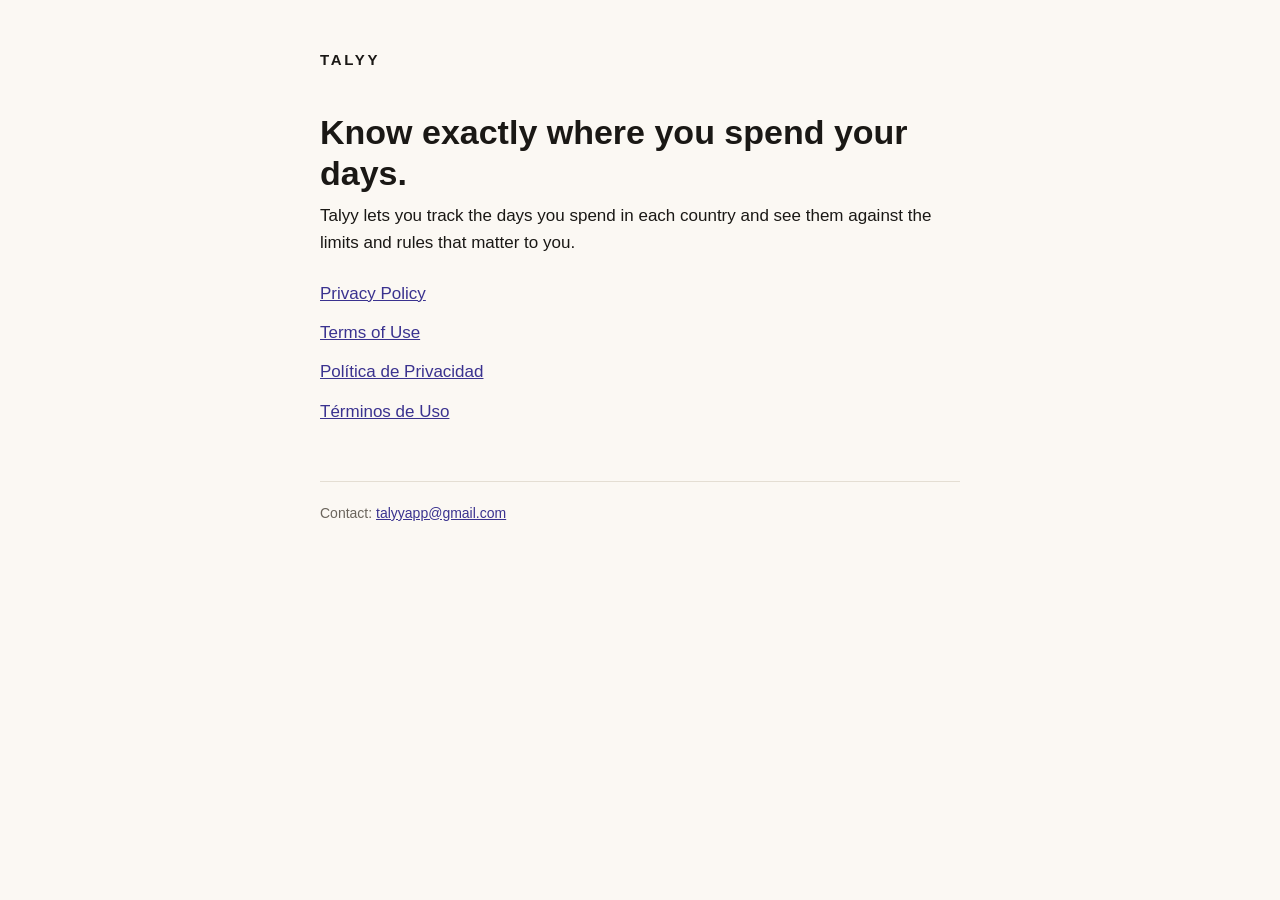
<file: index.html>
<!doctype html>
<html lang="en">
<head>
<meta charset="utf-8">
<meta name="viewport" content="width=device-width, initial-scale=1">
<title>Talyy</title>
<link rel="stylesheet" href="style.css">
</head>
<body>
<main>
<header><span class="brand">TALYY</span></header>
<h1>Know exactly where you spend your days.</h1>
<p>Talyy lets you track the days you spend in each country and see them against the limits and rules that matter to you.</p>
<div class="links">
<a href="privacy.html">Privacy Policy</a>
<a href="terms.html">Terms of Use</a>
<a href="privacidad.html">Política de Privacidad</a>
<a href="terminos.html">Términos de Uso</a>
</div>
<footer>Contact: <a href="mailto:talyyapp@gmail.com">talyyapp@gmail.com</a></footer>
</main>
</body>
</html>
</file>
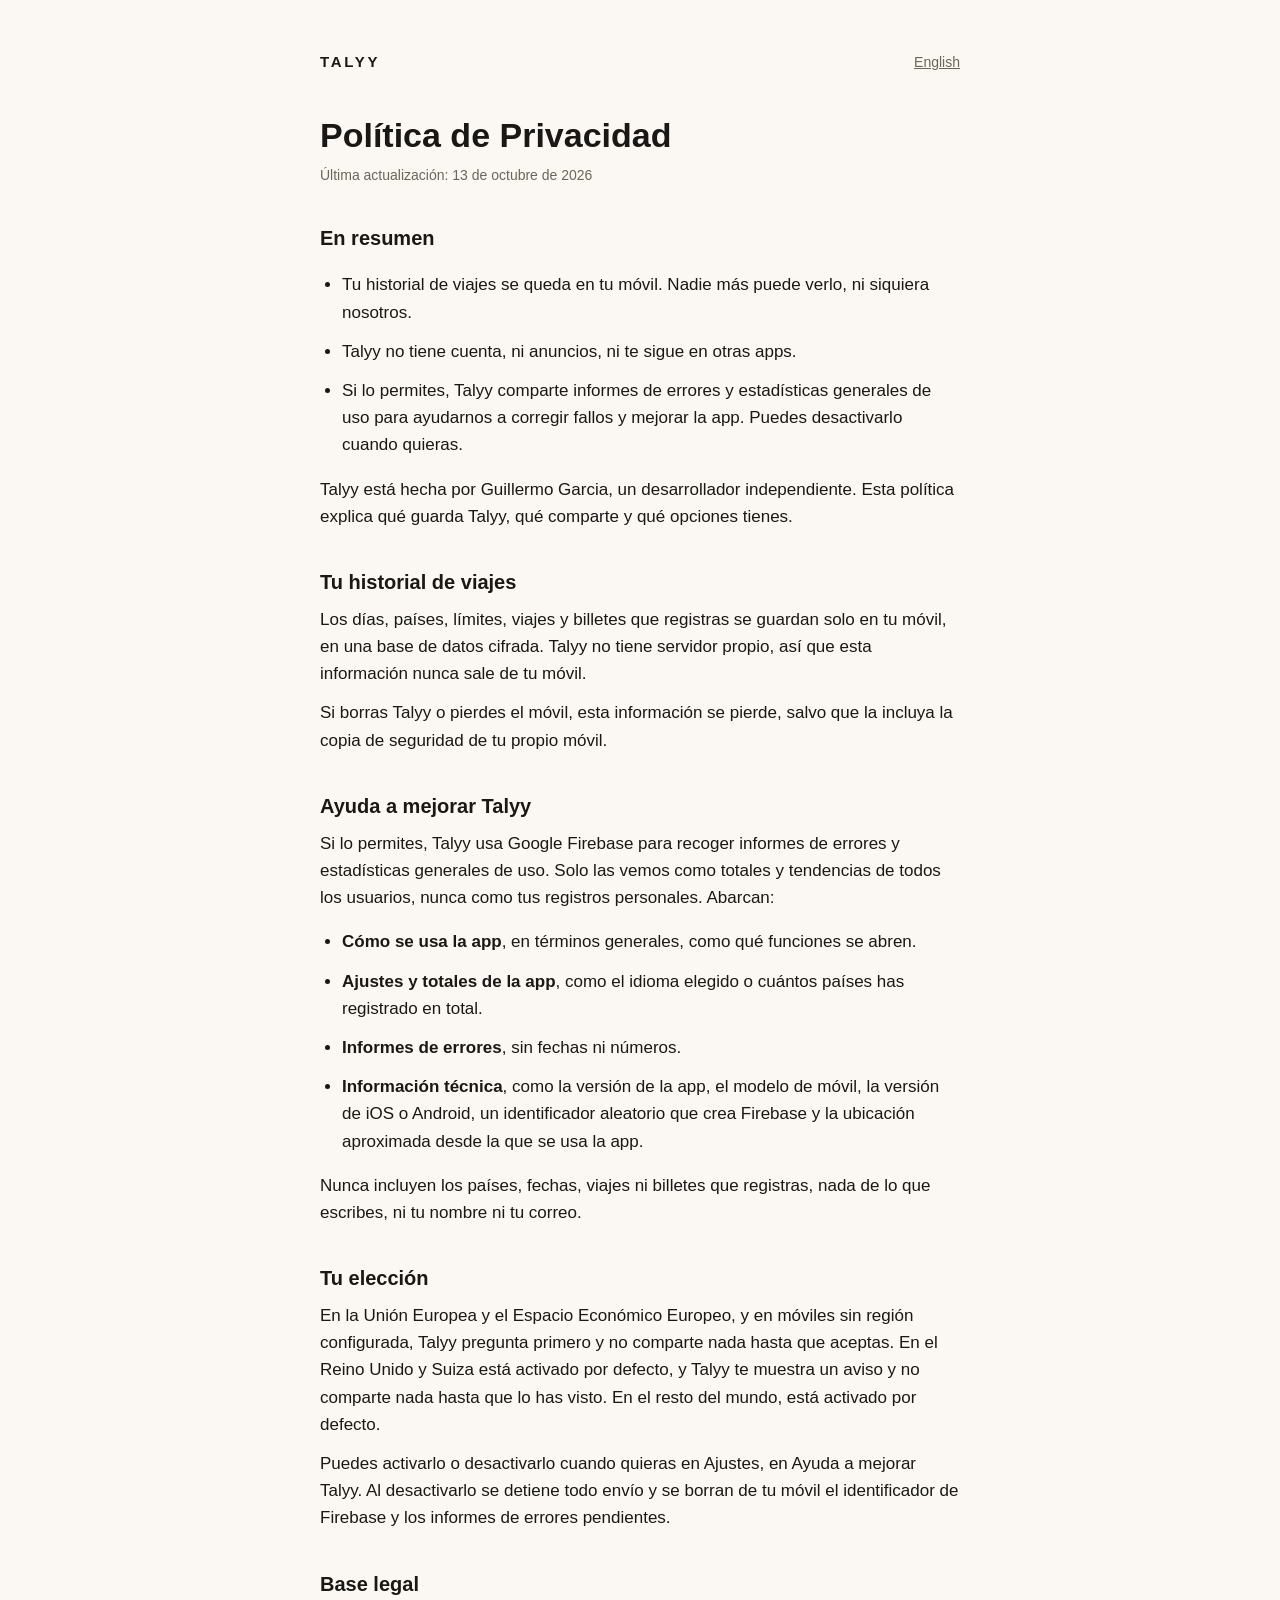
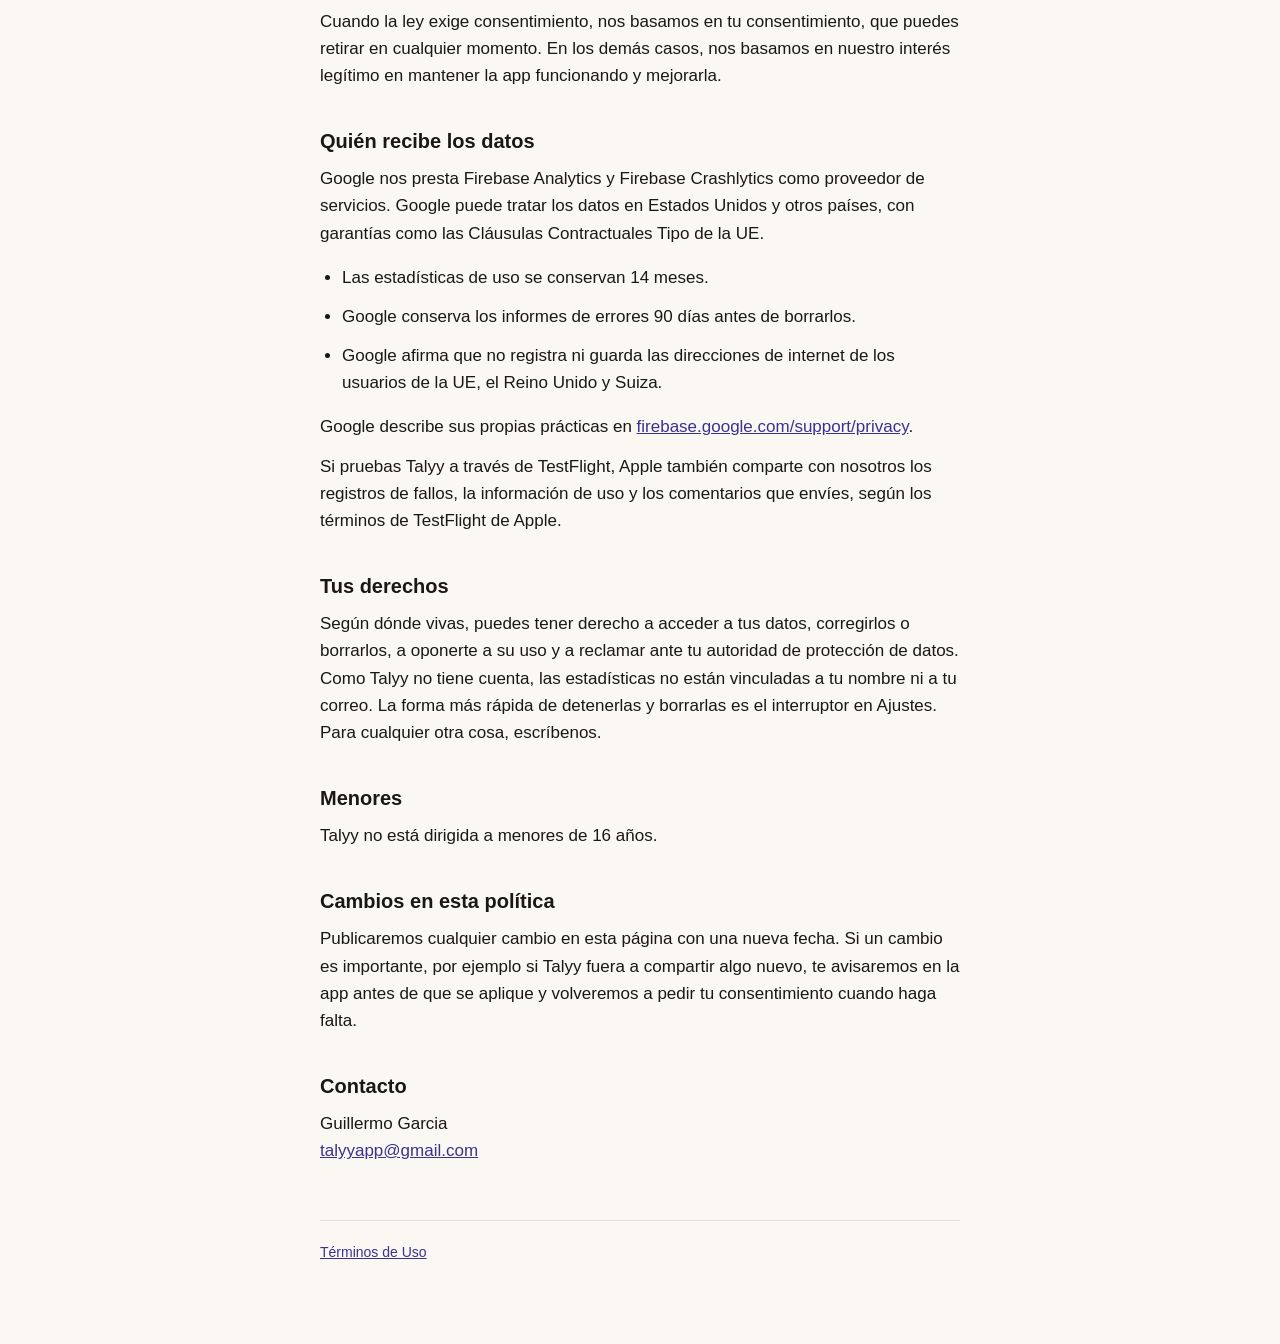
<file: privacidad.html>
<!doctype html>
<html lang="es">
<head>
<meta charset="utf-8">
<meta name="viewport" content="width=device-width, initial-scale=1">
<title>Talyy Política de Privacidad</title>
<link rel="stylesheet" href="style.css">
</head>
<body>
<main>
<header><a class="brand" href="index.html">TALYY</a><span class="lang"><a href="privacy.html">English</a></span></header>
<h1>Política de Privacidad</h1>
<p class="updated">Última actualización: 13 de octubre de 2026</p>

<h2>En resumen</h2>
<ul>
<li>Tu historial de viajes se queda en tu móvil. Nadie más puede verlo, ni siquiera nosotros.</li>
<li>Talyy no tiene cuenta, ni anuncios, ni te sigue en otras apps.</li>
<li>Si lo permites, Talyy comparte informes de errores y estadísticas generales de uso para ayudarnos a corregir fallos y mejorar la app. Puedes desactivarlo cuando quieras.</li>
</ul>

<p>Talyy está hecha por Guillermo Garcia, un desarrollador independiente. Esta política explica qué guarda Talyy, qué comparte y qué opciones tienes.</p>

<h2>Tu historial de viajes</h2>
<p>Los días, países, límites, viajes y billetes que registras se guardan solo en tu móvil, en una base de datos cifrada. Talyy no tiene servidor propio, así que esta información nunca sale de tu móvil.</p>
<p>Si borras Talyy o pierdes el móvil, esta información se pierde, salvo que la incluya la copia de seguridad de tu propio móvil.</p>

<h2>Ayuda a mejorar Talyy</h2>
<p>Si lo permites, Talyy usa Google Firebase para recoger informes de errores y estadísticas generales de uso. Solo las vemos como totales y tendencias de todos los usuarios, nunca como tus registros personales. Abarcan:</p>
<ul>
<li><strong>Cómo se usa la app</strong>, en términos generales, como qué funciones se abren.</li>
<li><strong>Ajustes y totales de la app</strong>, como el idioma elegido o cuántos países has registrado en total.</li>
<li><strong>Informes de errores</strong>, sin fechas ni números.</li>
<li><strong>Información técnica</strong>, como la versión de la app, el modelo de móvil, la versión de iOS o Android, un identificador aleatorio que crea Firebase y la ubicación aproximada desde la que se usa la app.</li>
</ul>
<p>Nunca incluyen los países, fechas, viajes ni billetes que registras, nada de lo que escribes, ni tu nombre ni tu correo.</p>

<h2>Tu elección</h2>
<p>En la Unión Europea y el Espacio Económico Europeo, y en móviles sin región configurada, Talyy pregunta primero y no comparte nada hasta que aceptas. En el Reino Unido y Suiza está activado por defecto, y Talyy te muestra un aviso y no comparte nada hasta que lo has visto. En el resto del mundo, está activado por defecto.</p>
<p>Puedes activarlo o desactivarlo cuando quieras en Ajustes, en Ayuda a mejorar Talyy. Al desactivarlo se detiene todo envío y se borran de tu móvil el identificador de Firebase y los informes de errores pendientes.</p>

<h2>Base legal</h2>
<p>Cuando la ley exige consentimiento, nos basamos en tu consentimiento, que puedes retirar en cualquier momento. En los demás casos, nos basamos en nuestro interés legítimo en mantener la app funcionando y mejorarla.</p>

<h2>Quién recibe los datos</h2>
<p>Google nos presta Firebase Analytics y Firebase Crashlytics como proveedor de servicios. Google puede tratar los datos en Estados Unidos y otros países, con garantías como las Cláusulas Contractuales Tipo de la UE.</p>
<ul>
<li>Las estadísticas de uso se conservan 14 meses.</li>
<li>Google conserva los informes de errores 90 días antes de borrarlos.</li>
<li>Google afirma que no registra ni guarda las direcciones de internet de los usuarios de la UE, el Reino Unido y Suiza.</li>
</ul>
<p>Google describe sus propias prácticas en <a href="https://firebase.google.com/support/privacy">firebase.google.com/support/privacy</a>.</p>
<p>Si pruebas Talyy a través de TestFlight, Apple también comparte con nosotros los registros de fallos, la información de uso y los comentarios que envíes, según los términos de TestFlight de Apple.</p>

<h2>Tus derechos</h2>
<p>Según dónde vivas, puedes tener derecho a acceder a tus datos, corregirlos o borrarlos, a oponerte a su uso y a reclamar ante tu autoridad de protección de datos. Como Talyy no tiene cuenta, las estadísticas no están vinculadas a tu nombre ni a tu correo. La forma más rápida de detenerlas y borrarlas es el interruptor en Ajustes. Para cualquier otra cosa, escríbenos.</p>

<h2>Menores</h2>
<p>Talyy no está dirigida a menores de 16 años.</p>

<h2>Cambios en esta política</h2>
<p>Publicaremos cualquier cambio en esta página con una nueva fecha. Si un cambio es importante, por ejemplo si Talyy fuera a compartir algo nuevo, te avisaremos en la app antes de que se aplique y volveremos a pedir tu consentimiento cuando haga falta.</p>

<h2>Contacto</h2>
<p>Guillermo Garcia<br><a href="mailto:talyyapp@gmail.com">talyyapp@gmail.com</a></p>

<footer><a href="terminos.html">Términos de Uso</a></footer>
</main>
</body>
</html>
</file>
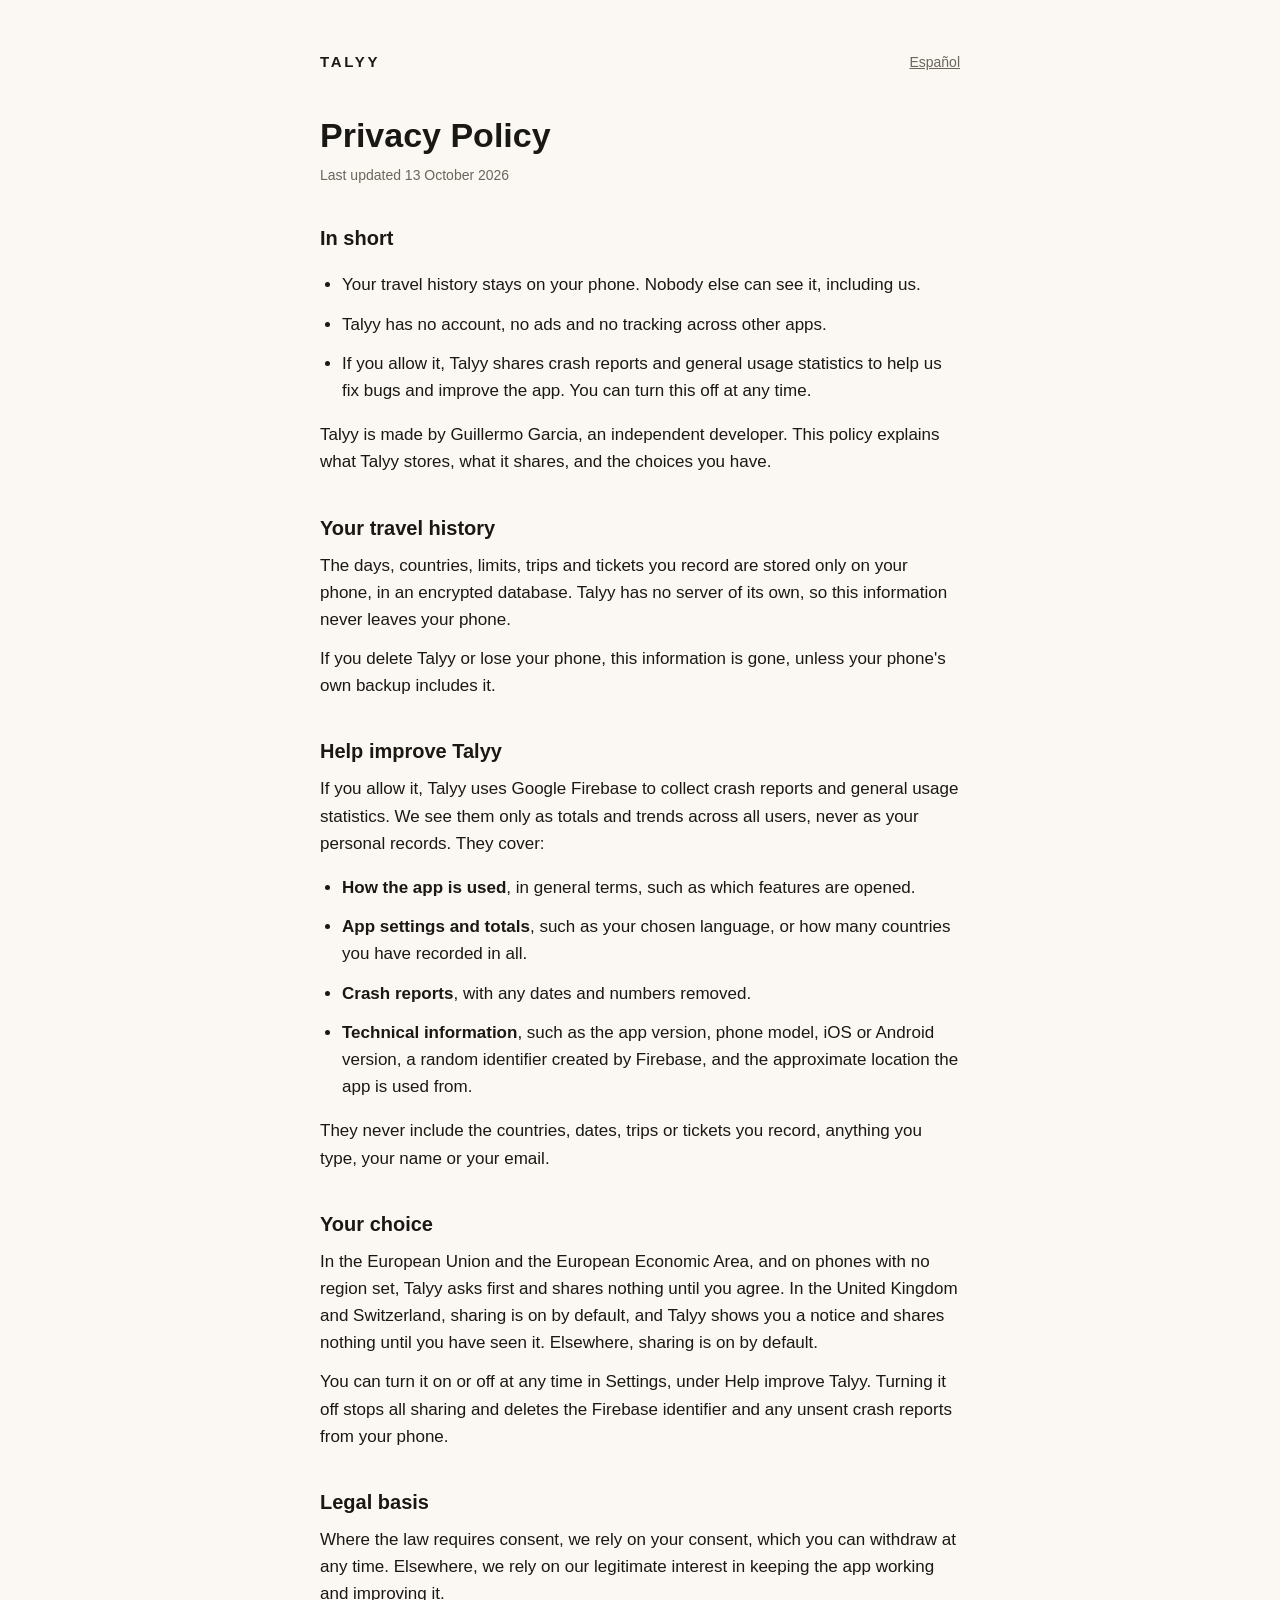
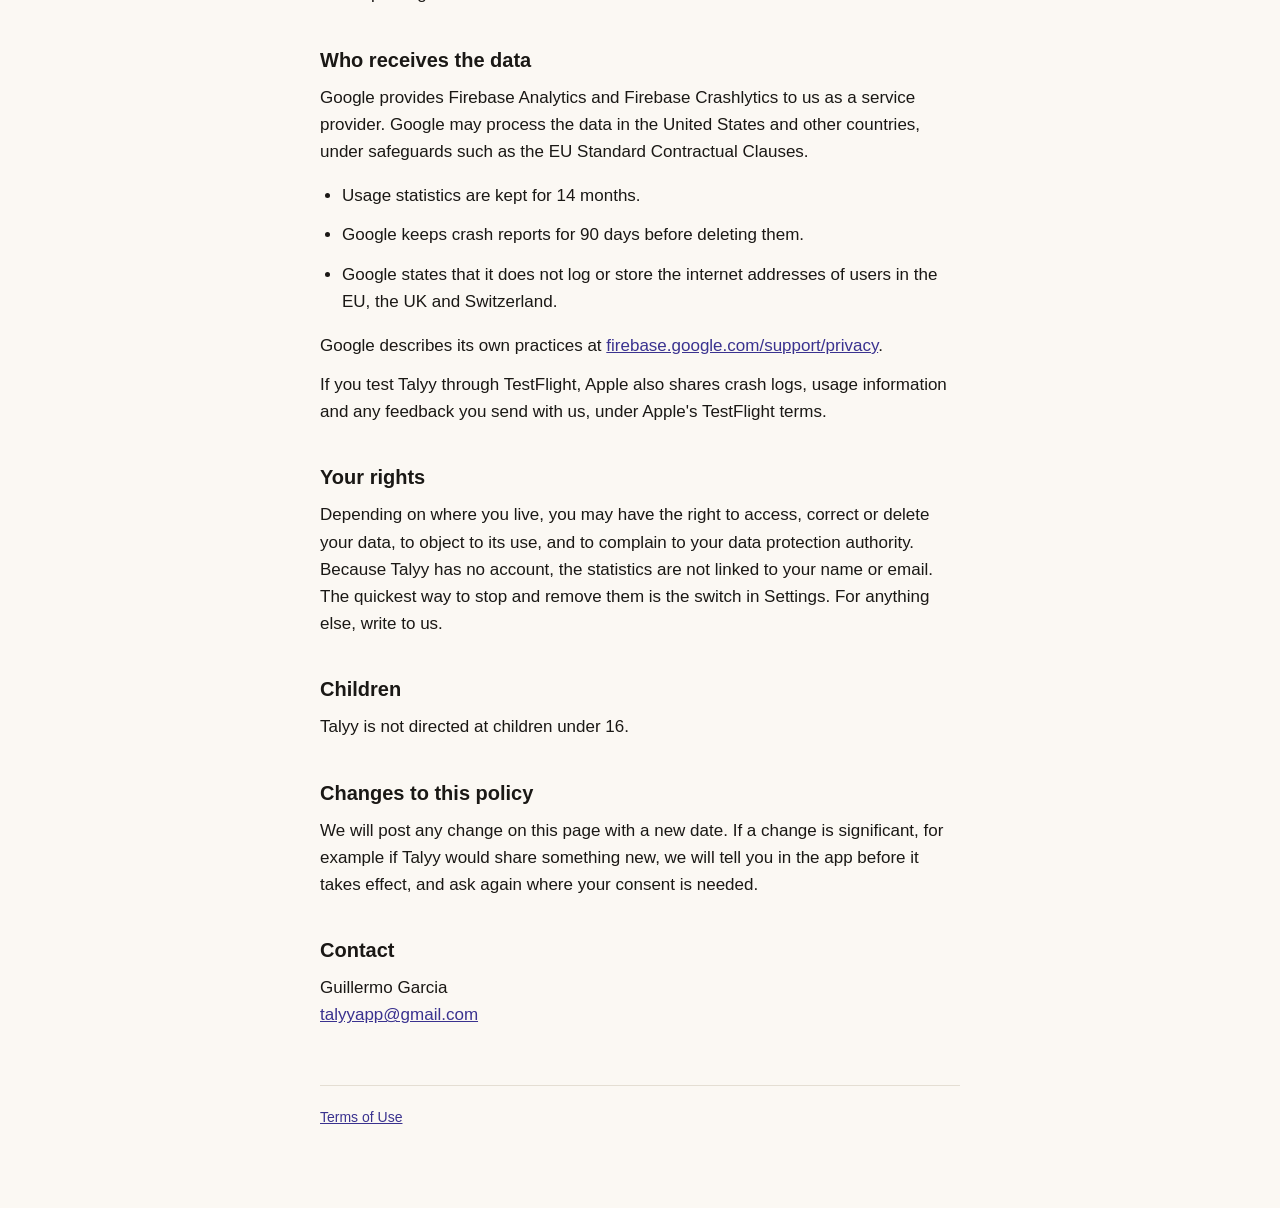
<file: privacy.html>
<!doctype html>
<html lang="en">
<head>
<meta charset="utf-8">
<meta name="viewport" content="width=device-width, initial-scale=1">
<title>Talyy Privacy Policy</title>
<link rel="stylesheet" href="style.css">
</head>
<body>
<main>
<header><a class="brand" href="index.html">TALYY</a><span class="lang"><a href="privacidad.html">Español</a></span></header>
<h1>Privacy Policy</h1>
<p class="updated">Last updated 13 October 2026</p>

<h2>In short</h2>
<ul>
<li>Your travel history stays on your phone. Nobody else can see it, including us.</li>
<li>Talyy has no account, no ads and no tracking across other apps.</li>
<li>If you allow it, Talyy shares crash reports and general usage statistics to help us fix bugs and improve the app. You can turn this off at any time.</li>
</ul>

<p>Talyy is made by Guillermo Garcia, an independent developer. This policy explains what Talyy stores, what it shares, and the choices you have.</p>

<h2>Your travel history</h2>
<p>The days, countries, limits, trips and tickets you record are stored only on your phone, in an encrypted database. Talyy has no server of its own, so this information never leaves your phone.</p>
<p>If you delete Talyy or lose your phone, this information is gone, unless your phone's own backup includes it.</p>

<h2>Help improve Talyy</h2>
<p>If you allow it, Talyy uses Google Firebase to collect crash reports and general usage statistics. We see them only as totals and trends across all users, never as your personal records. They cover:</p>
<ul>
<li><strong>How the app is used</strong>, in general terms, such as which features are opened.</li>
<li><strong>App settings and totals</strong>, such as your chosen language, or how many countries you have recorded in all.</li>
<li><strong>Crash reports</strong>, with any dates and numbers removed.</li>
<li><strong>Technical information</strong>, such as the app version, phone model, iOS or Android version, a random identifier created by Firebase, and the approximate location the app is used from.</li>
</ul>
<p>They never include the countries, dates, trips or tickets you record, anything you type, your name or your email.</p>

<h2>Your choice</h2>
<p>In the European Union and the European Economic Area, and on phones with no region set, Talyy asks first and shares nothing until you agree. In the United Kingdom and Switzerland, sharing is on by default, and Talyy shows you a notice and shares nothing until you have seen it. Elsewhere, sharing is on by default.</p>
<p>You can turn it on or off at any time in Settings, under Help improve Talyy. Turning it off stops all sharing and deletes the Firebase identifier and any unsent crash reports from your phone.</p>

<h2>Legal basis</h2>
<p>Where the law requires consent, we rely on your consent, which you can withdraw at any time. Elsewhere, we rely on our legitimate interest in keeping the app working and improving it.</p>

<h2>Who receives the data</h2>
<p>Google provides Firebase Analytics and Firebase Crashlytics to us as a service provider. Google may process the data in the United States and other countries, under safeguards such as the EU Standard Contractual Clauses.</p>
<ul>
<li>Usage statistics are kept for 14 months.</li>
<li>Google keeps crash reports for 90 days before deleting them.</li>
<li>Google states that it does not log or store the internet addresses of users in the EU, the UK and Switzerland.</li>
</ul>
<p>Google describes its own practices at <a href="https://firebase.google.com/support/privacy">firebase.google.com/support/privacy</a>.</p>
<p>If you test Talyy through TestFlight, Apple also shares crash logs, usage information and any feedback you send with us, under Apple's TestFlight terms.</p>

<h2>Your rights</h2>
<p>Depending on where you live, you may have the right to access, correct or delete your data, to object to its use, and to complain to your data protection authority. Because Talyy has no account, the statistics are not linked to your name or email. The quickest way to stop and remove them is the switch in Settings. For anything else, write to us.</p>

<h2>Children</h2>
<p>Talyy is not directed at children under 16.</p>

<h2>Changes to this policy</h2>
<p>We will post any change on this page with a new date. If a change is significant, for example if Talyy would share something new, we will tell you in the app before it takes effect, and ask again where your consent is needed.</p>

<h2>Contact</h2>
<p>Guillermo Garcia<br><a href="mailto:talyyapp@gmail.com">talyyapp@gmail.com</a></p>

<footer><a href="terms.html">Terms of Use</a></footer>
</main>
</body>
</html>
</file>
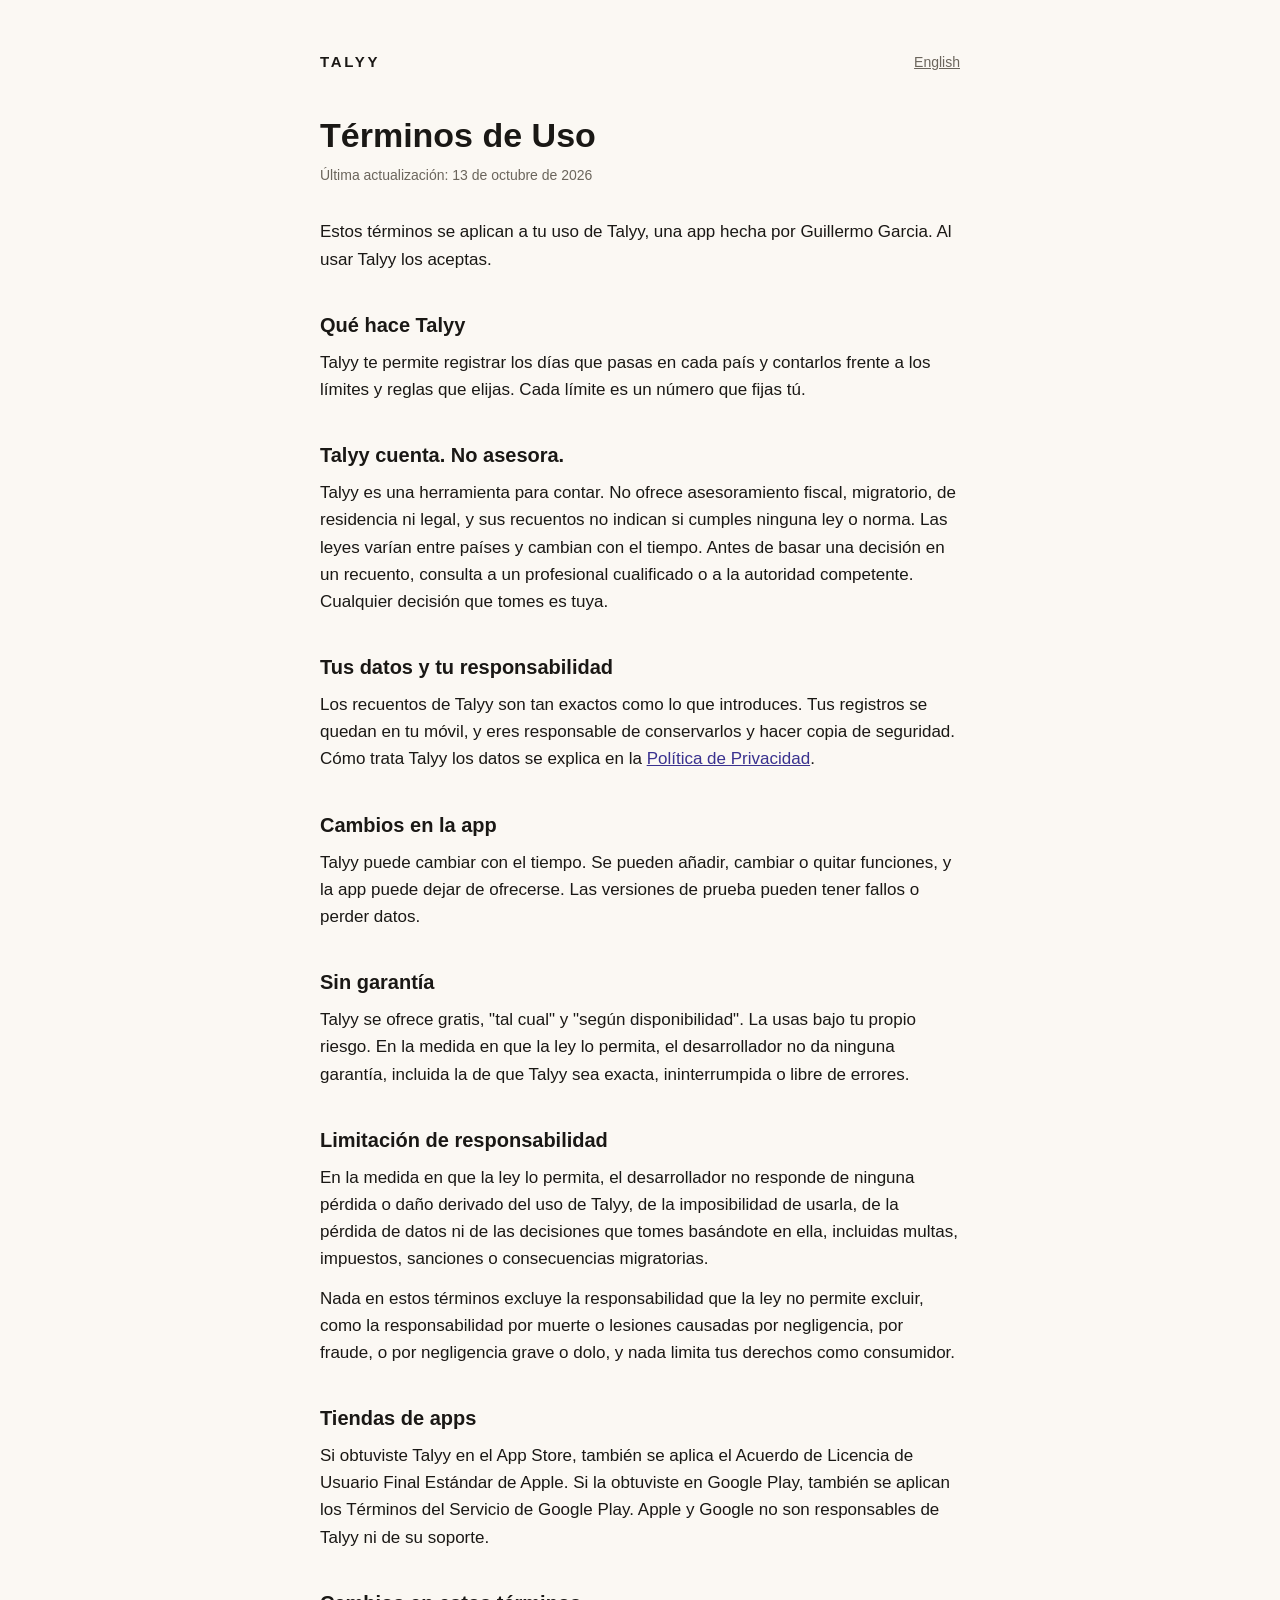
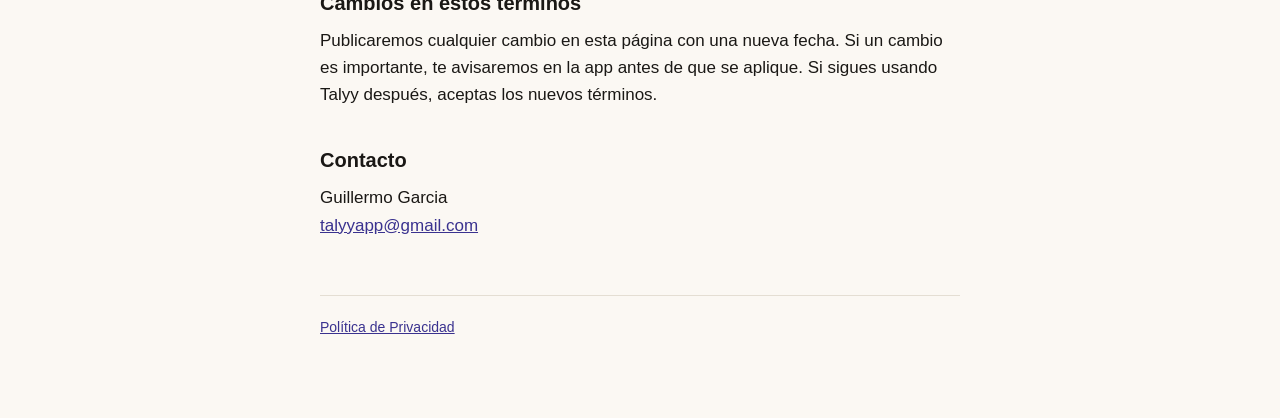
<file: terminos.html>
<!doctype html>
<html lang="es">
<head>
<meta charset="utf-8">
<meta name="viewport" content="width=device-width, initial-scale=1">
<title>Talyy Términos de Uso</title>
<link rel="stylesheet" href="style.css">
</head>
<body>
<main>
<header><a class="brand" href="index.html">TALYY</a><span class="lang"><a href="terms.html">English</a></span></header>
<h1>Términos de Uso</h1>
<p class="updated">Última actualización: 13 de octubre de 2026</p>

<p>Estos términos se aplican a tu uso de Talyy, una app hecha por Guillermo Garcia. Al usar Talyy los aceptas.</p>

<h2>Qué hace Talyy</h2>
<p>Talyy te permite registrar los días que pasas en cada país y contarlos frente a los límites y reglas que elijas. Cada límite es un número que fijas tú.</p>

<h2>Talyy cuenta. No asesora.</h2>
<p>Talyy es una herramienta para contar. No ofrece asesoramiento fiscal, migratorio, de residencia ni legal, y sus recuentos no indican si cumples ninguna ley o norma. Las leyes varían entre países y cambian con el tiempo. Antes de basar una decisión en un recuento, consulta a un profesional cualificado o a la autoridad competente. Cualquier decisión que tomes es tuya.</p>

<h2>Tus datos y tu responsabilidad</h2>
<p>Los recuentos de Talyy son tan exactos como lo que introduces. Tus registros se quedan en tu móvil, y eres responsable de conservarlos y hacer copia de seguridad. Cómo trata Talyy los datos se explica en la <a href="privacidad.html">Política de Privacidad</a>.</p>

<h2>Cambios en la app</h2>
<p>Talyy puede cambiar con el tiempo. Se pueden añadir, cambiar o quitar funciones, y la app puede dejar de ofrecerse. Las versiones de prueba pueden tener fallos o perder datos.</p>

<h2>Sin garantía</h2>
<p>Talyy se ofrece gratis, "tal cual" y "según disponibilidad". La usas bajo tu propio riesgo. En la medida en que la ley lo permita, el desarrollador no da ninguna garantía, incluida la de que Talyy sea exacta, ininterrumpida o libre de errores.</p>

<h2>Limitación de responsabilidad</h2>
<p>En la medida en que la ley lo permita, el desarrollador no responde de ninguna pérdida o daño derivado del uso de Talyy, de la imposibilidad de usarla, de la pérdida de datos ni de las decisiones que tomes basándote en ella, incluidas multas, impuestos, sanciones o consecuencias migratorias.</p>
<p>Nada en estos términos excluye la responsabilidad que la ley no permite excluir, como la responsabilidad por muerte o lesiones causadas por negligencia, por fraude, o por negligencia grave o dolo, y nada limita tus derechos como consumidor.</p>

<h2>Tiendas de apps</h2>
<p>Si obtuviste Talyy en el App Store, también se aplica el Acuerdo de Licencia de Usuario Final Estándar de Apple. Si la obtuviste en Google Play, también se aplican los Términos del Servicio de Google Play. Apple y Google no son responsables de Talyy ni de su soporte.</p>

<h2>Cambios en estos términos</h2>
<p>Publicaremos cualquier cambio en esta página con una nueva fecha. Si un cambio es importante, te avisaremos en la app antes de que se aplique. Si sigues usando Talyy después, aceptas los nuevos términos.</p>

<h2>Contacto</h2>
<p>Guillermo Garcia<br><a href="mailto:talyyapp@gmail.com">talyyapp@gmail.com</a></p>

<footer><a href="privacidad.html">Política de Privacidad</a></footer>
</main>
</body>
</html>
</file>
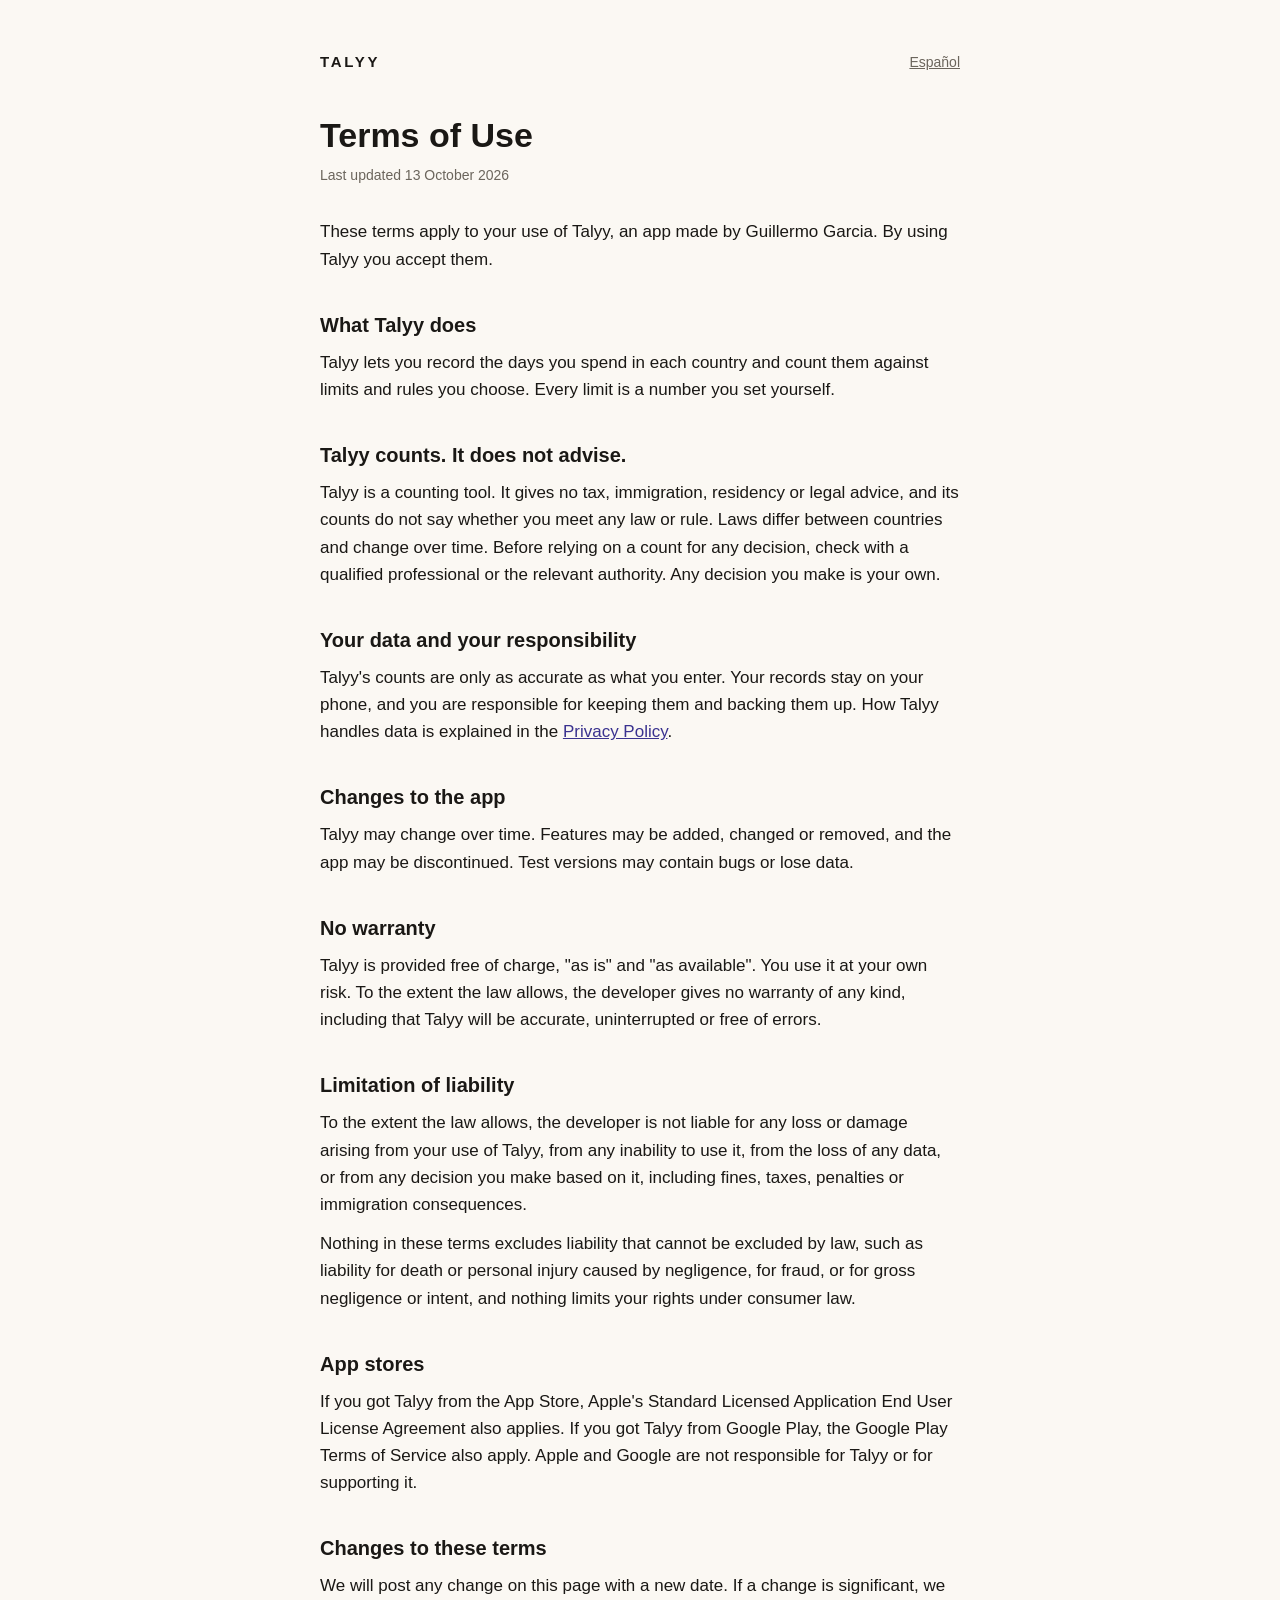
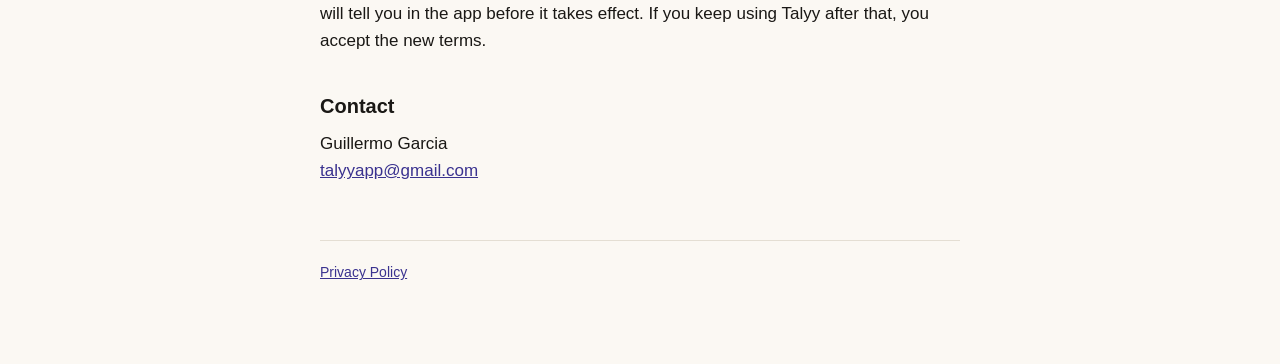
<file: terms.html>
<!doctype html>
<html lang="en">
<head>
<meta charset="utf-8">
<meta name="viewport" content="width=device-width, initial-scale=1">
<title>Talyy Terms of Use</title>
<link rel="stylesheet" href="style.css">
</head>
<body>
<main>
<header><a class="brand" href="index.html">TALYY</a><span class="lang"><a href="terminos.html">Español</a></span></header>
<h1>Terms of Use</h1>
<p class="updated">Last updated 13 October 2026</p>

<p>These terms apply to your use of Talyy, an app made by Guillermo Garcia. By using Talyy you accept them.</p>

<h2>What Talyy does</h2>
<p>Talyy lets you record the days you spend in each country and count them against limits and rules you choose. Every limit is a number you set yourself.</p>

<h2>Talyy counts. It does not advise.</h2>
<p>Talyy is a counting tool. It gives no tax, immigration, residency or legal advice, and its counts do not say whether you meet any law or rule. Laws differ between countries and change over time. Before relying on a count for any decision, check with a qualified professional or the relevant authority. Any decision you make is your own.</p>

<h2>Your data and your responsibility</h2>
<p>Talyy's counts are only as accurate as what you enter. Your records stay on your phone, and you are responsible for keeping them and backing them up. How Talyy handles data is explained in the <a href="privacy.html">Privacy Policy</a>.</p>

<h2>Changes to the app</h2>
<p>Talyy may change over time. Features may be added, changed or removed, and the app may be discontinued. Test versions may contain bugs or lose data.</p>

<h2>No warranty</h2>
<p>Talyy is provided free of charge, "as is" and "as available". You use it at your own risk. To the extent the law allows, the developer gives no warranty of any kind, including that Talyy will be accurate, uninterrupted or free of errors.</p>

<h2>Limitation of liability</h2>
<p>To the extent the law allows, the developer is not liable for any loss or damage arising from your use of Talyy, from any inability to use it, from the loss of any data, or from any decision you make based on it, including fines, taxes, penalties or immigration consequences.</p>
<p>Nothing in these terms excludes liability that cannot be excluded by law, such as liability for death or personal injury caused by negligence, for fraud, or for gross negligence or intent, and nothing limits your rights under consumer law.</p>

<h2>App stores</h2>
<p>If you got Talyy from the App Store, Apple's Standard Licensed Application End User License Agreement also applies. If you got Talyy from Google Play, the Google Play Terms of Service also apply. Apple and Google are not responsible for Talyy or for supporting it.</p>

<h2>Changes to these terms</h2>
<p>We will post any change on this page with a new date. If a change is significant, we will tell you in the app before it takes effect. If you keep using Talyy after that, you accept the new terms.</p>

<h2>Contact</h2>
<p>Guillermo Garcia<br><a href="mailto:talyyapp@gmail.com">talyyapp@gmail.com</a></p>

<footer><a href="privacy.html">Privacy Policy</a></footer>
</main>
</body>
</html>
</file>
<file: style.css>
:root {
  --bg: #FBF8F3;
  --fg: #1A1815;
  --muted: #6B655C;
  --line: #E4DED3;
  --accent: #3A328F;
  color-scheme: light;
}
@media (prefers-color-scheme: dark) {
  :root { --bg: #17140F; --fg: #F2EDE4; --muted: #A39B8E; --line: #2E2A24; --accent: #AFA9EC; color-scheme: dark; }
}
* { box-sizing: border-box; }
body { margin: 0; background: var(--bg); color: var(--fg); font: 17px/1.6 -apple-system, BlinkMacSystemFont, "Segoe UI", Helvetica, Arial, sans-serif; }
main { max-width: 680px; margin: 0 auto; padding: 48px 20px 80px; }
header { display: flex; justify-content: space-between; align-items: center; gap: 16px; margin-bottom: 40px; }
.brand { font-weight: 700; letter-spacing: .18em; font-size: 15px; color: var(--fg); text-decoration: none; }
.lang a { color: var(--muted); font-size: 14px; }
h1 { font-size: 34px; line-height: 1.2; margin: 0 0 8px; }
.updated { color: var(--muted); font-size: 14px; margin: 0 0 32px; }
h2 { font-size: 20px; margin: 36px 0 8px; }
p, li { margin: 0 0 12px; }
ul { padding-left: 22px; }
a { color: var(--accent); }
.links { display: flex; flex-direction: column; gap: 12px; margin-top: 24px; }
footer { margin-top: 56px; padding-top: 20px; border-top: 1px solid var(--line); color: var(--muted); font-size: 14px; }
</file>
